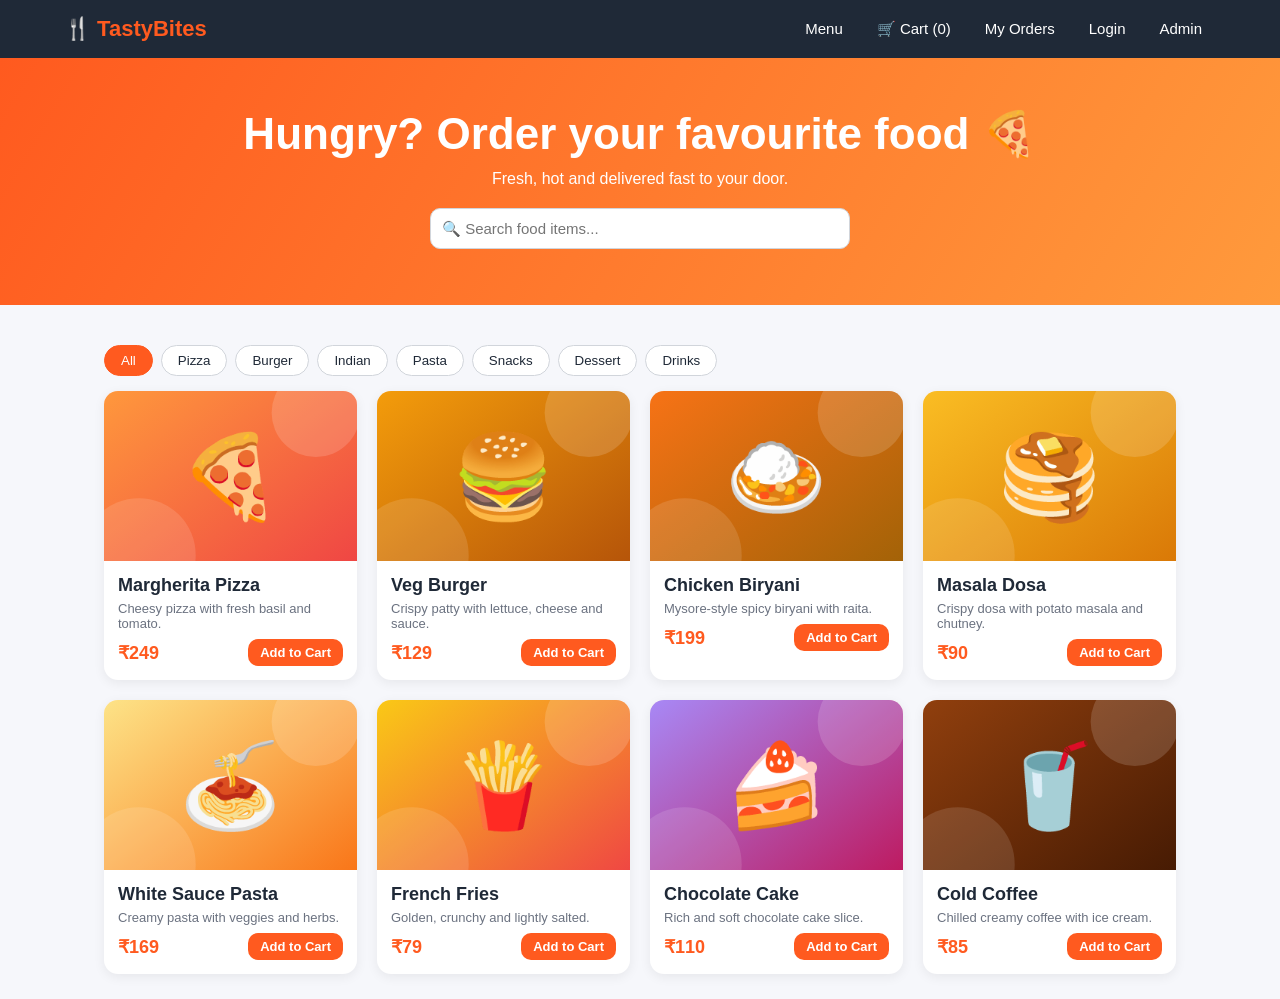
<file: TastyBites.html>
<!DOCTYPE html>
<html lang="en">
<head>
<meta charset="UTF-8">
<meta name="viewport" content="width=device-width, initial-scale=1, viewport-fit=cover">
<title>TastyBites – Online Food Ordering System</title>
<style>
:root{--p:#ff5a1f;--d:#1f2937;--bg:#f6f7fb;--g:#6b7280;--ok:#16a34a;--r:14px;--card:#fff;--line:#eee;--bd:#d1d5db;--bar:#e5e7eb;--ph:#ffe9dd;--nav:#1f2937}
*{box-sizing:border-box;margin:0;padding:0;font-family:Segoe UI,Arial,sans-serif}
body{background:var(--bg);color:var(--d)}
nav{background:var(--nav);color:#fff;display:flex;align-items:center;justify-content:space-between;padding:12px 5%;position:sticky;top:0;z-index:9;flex-wrap:wrap;gap:8px}
nav b{font-size:22px;color:var(--p);cursor:pointer}
nav div{display:flex;gap:6px;flex-wrap:wrap}
nav a{color:#fff;padding:8px 14px;border-radius:20px;cursor:pointer;font-size:15px;text-decoration:none}
nav a:hover{background:var(--p)}
.hero{background:linear-gradient(120deg,#ff5a1f,#ff9a3c);color:#fff;text-align:center;padding:50px 5%}
.hero h1{font-size:clamp(26px,5vw,44px)}.hero p{margin:10px 0 20px}.hero input{margin:6px auto;display:block}
.wrap{padding:25px 5%;max-width:1200px;margin:auto}
.view{display:none}.view.on{display:block}
input,select,textarea{width:100%;padding:11px;border:1px solid var(--bd);border-radius:10px;font-size:15px;margin:6px 0;background:var(--card);color:var(--d)}
.btn{background:var(--p);color:#fff;border:0;padding:10px 18px;border-radius:10px;cursor:pointer;font-size:15px;font-weight:600}
.btn:hover{opacity:.88}.btn.s{background:var(--nav)}.btn.red{background:#dc2626}.btn.sm{padding:6px 12px;font-size:13px}
.cats{display:flex;gap:8px;flex-wrap:wrap;margin:15px 0}
.cats button{color:var(--d);border:1px solid var(--bd);background:var(--card);padding:7px 16px;border-radius:20px;cursor:pointer}
.cats button.on{background:var(--p);color:#fff;border-color:var(--p)}
.grid{display:grid;grid-template-columns:repeat(auto-fill,minmax(250px,1fr));gap:20px}
.card{background:var(--card);border-radius:var(--r);overflow:hidden;box-shadow:0 3px 12px #0001;transition:.2s}
.card:hover{transform:translateY(-4px)}
.card img,.ph{width:100%;height:170px;object-fit:cover;display:flex;align-items:center;justify-content:center;font-size:70px;background:var(--ph)}
.card .in{padding:14px}.card h3{font-size:18px}.card p{color:var(--g);font-size:13px;margin:5px 0}
.card .row{display:flex;justify-content:space-between;align-items:center;margin-top:8px}
.price{color:var(--p);font-weight:700;font-size:18px}
.box{background:var(--card);border-radius:var(--r);padding:22px;box-shadow:0 3px 12px #0001;margin-bottom:18px}
.auth{max-width:400px;margin:30px auto}.auth h2{margin-bottom:10px}
.link{color:var(--p);cursor:pointer;font-weight:600}
.item{display:flex;align-items:center;gap:12px;padding:12px 0;border-bottom:1px solid var(--line);flex-wrap:wrap}
.item img,.item .ph{width:70px;height:60px;font-size:30px;border-radius:10px}
.item .nm{flex:1;min-width:120px}
.qty{display:flex;align-items:center;gap:8px}
.qty button{color:var(--d);width:30px;height:30px;border-radius:50%;border:0;background:var(--line);cursor:pointer;font-size:16px}
.tot{display:flex;justify-content:space-between;padding:6px 0}.tot.big{font-size:20px;font-weight:700;border-top:2px solid var(--line);margin-top:6px;padding-top:12px}
.steps{display:flex;margin:18px 0}.st{flex:1;text-align:center;font-size:12px;color:var(--g);position:relative}
.st i{display:block;width:28px;height:28px;border-radius:50%;background:var(--bar);margin:0 auto 5px;line-height:28px;font-style:normal;position:relative;z-index:1}
.st:not(:first-child):before{content:"";position:absolute;top:13px;right:50%;width:100%;height:3px;background:var(--bar)}
.st.on{color:var(--ok);font-weight:600}.st.on i,.st.on:before{background:var(--ok);color:#fff}
.badge{color:#1f2937;padding:3px 10px;border-radius:12px;font-size:12px;background:#fde68a}.badge.Delivered{background:#bbf7d0}.badge.Cancelled{background:#fecaca}
.pm label{display:block;padding:10px;border:1px solid var(--bd);border-radius:10px;margin:6px 0;cursor:pointer}
.pm input{width:auto;margin-right:8px}
table{width:100%;border-collapse:collapse;background:var(--card);border-radius:var(--r);overflow:hidden}
th,td{padding:10px;text-align:left;border-bottom:1px solid var(--line);font-size:14px}th{background:var(--nav);color:#fff}
.tw{overflow-x:auto}.thumb img,.thumb .ph{width:70px;height:55px;font-size:30px;border-radius:8px;object-fit:cover}
.stats{display:grid;grid-template-columns:repeat(auto-fit,minmax(160px,1fr));gap:15px;margin-bottom:20px}
.stat{background:var(--card);padding:20px;border-radius:var(--r);box-shadow:0 3px 12px #0001;border-left:5px solid var(--p)}
.stat b{font-size:28px;display:block}
#toast{position:fixed;bottom:20px;right:20px;background:var(--nav);color:#fff;padding:12px 20px;border-radius:10px;display:none;z-index:99}
.hide{display:none}
@media(max-width:600px){nav{justify-content:center}.item{font-size:14px}}

:root{box-sizing:border-box;padding-top:env(safe-area-inset-top,0px);padding-bottom:env(safe-area-inset-bottom,0px)}
html{scroll-padding-top:env(safe-area-inset-top,0px)}
nav{top:env(safe-area-inset-top,0px)}
body::before{content:"";position:fixed;inset:0 0 auto;height:env(safe-area-inset-top,0px);z-index:10;background:var(--nav)}
@media(prefers-color-scheme:dark){:root:not([data-theme="light"]){color-scheme:dark;--d:#e5e7eb;--bg:#0f172a;--g:#9ca3af;--card:#1e293b;--line:#334155;--bd:#475569;--bar:#334155;--ph:#3b2a22;--nav:#0b1220}}
:root[data-theme="dark"]{color-scheme:dark;--d:#e5e7eb;--bg:#0f172a;--g:#9ca3af;--card:#1e293b;--line:#334155;--bd:#475569;--bar:#334155;--ph:#3b2a22;--nav:#0b1220}

</style>
</head>
<body>
<div id="site">
<nav>
  <b onclick="nav('menu')">🍴 TastyBites</b>
  <div>
    <a onclick="nav('menu')">Menu</a>
    <a onclick="nav('cart')">🛒 Cart (<span id="cc">0</span>)</a>
    <a onclick="nav('orders')">My Orders</a>
    <a id="authBtn" onclick="authClick()">Login</a>
    <a href="#admin">Admin</a>
  </div>
</nav>

<!-- MENU -->
<section id="v-menu" class="view on">
  <div class="hero"><h1>Hungry? Order your favourite food 🍕</h1><p>Fresh, hot and delivered fast to your door.</p>
    <input id="search" placeholder="🔍 Search food items..." oninput="renderMenu()" style="max-width:420px">
  </div>
  <div class="wrap"><div class="cats" id="cats"></div><div class="grid" id="foodGrid"></div></div>
</section>

<!-- LOGIN / REGISTER -->
<section id="v-auth" class="view"><div class="wrap"><div class="box auth">
  <form id="loginForm" onsubmit="login(event)">
    <h2>Customer Login</h2>
    <input id="le" type="email" placeholder="Email" required>
    <input id="lp" type="password" placeholder="Password" required>
    <button class="btn" style="width:100%">Login</button>
    <p style="margin-top:12px">New here? <span class="link" onclick="authForm(false)">Create account</span></p>
  </form>
  <form id="regForm" class="hide" onsubmit="register(event)">
    <h2>Create Account</h2>
    <input id="rn" placeholder="Full name" required>
    <input id="re" type="email" placeholder="Email" required>
    <input id="rph" placeholder="Phone (10 digits)" pattern="[0-9]{10}" required>
    <input id="rp" type="password" placeholder="Password (min 4 chars)" minlength="4" required>
    <button class="btn" style="width:100%">Register</button>
    <p style="margin-top:12px">Already have an account? <span class="link" onclick="authForm(true)">Login</span></p>
  </form>
</div></div></section>

<!-- CART -->
<section id="v-cart" class="view"><div class="wrap"><h2>Your Cart</h2><br><div class="box" id="cartBox"></div></div></section>

<!-- PAYMENT -->
<section id="v-pay" class="view"><div class="wrap" style="max-width:700px">
  <h2>Checkout &amp; Payment</h2><br>
  <div class="box"><h3>Delivery Details</h3>
    <input id="addr" placeholder="Full delivery address" required>
    <input id="ph" placeholder="Phone number" required>
  </div>
  <div class="box"><h3>Order Summary</h3><div id="sum"></div></div>
  <div class="box pm"><h3>Payment Method (Demo)</h3>
    <label><input type="radio" name="pm" value="Cash on Delivery" checked onchange="pmChange()">💵 Cash on Delivery</label>
    <label><input type="radio" name="pm" value="Demo Card" onchange="pmChange()">💳 Demo Card</label>
    <label><input type="radio" name="pm" value="Demo UPI" onchange="pmChange()">📱 Demo UPI</label>
    <div id="cardBox" class="hide"><input id="cn" placeholder="Card number (any 16 digits)" maxlength="16"><input id="cx" placeholder="MM/YY"><input id="cv" placeholder="CVV" maxlength="3"></div>
    <div id="upiBox" class="hide"><input id="upi" placeholder="UPI ID (e.g. name@upi)"></div>
    <p style="color:#6b7280;font-size:13px;margin:8px 0">This is a demo. No real money is charged.</p>
    <button class="btn" style="width:100%" onclick="payNow()">Pay &amp; Place Order</button>
  </div>
</div></section>

<!-- ORDERS -->
<section id="v-orders" class="view"><div class="wrap"><h2>My Orders &amp; Tracking</h2><br><div id="ordList"></div></div></section>


</div>
<div id="adminApp" class="hide">
<!-- ADMIN LOGIN -->
<section id="loginSec"><div class="wrap"><div class="box auth">
  <h2>🔐 Admin Login</h2>
  <form onsubmit="adminLogin(event)">
    <input id="au" placeholder="Username" required>
    <input id="ap" type="password" placeholder="Password" required>
    <button class="btn" style="width:100%">Login</button>
  </form>
  <p style="margin-top:12px;font-size:13px;color:#6b7280">Demo: admin / admin123</p>
  <p style="margin-top:8px"><a class="link" href="#menu">← Back to website</a></p>
</div></div></section>

<!-- ADMIN PANEL -->
<div id="panel" class="hide">
<nav><b>⚙️ TastyBites Admin</b>
  <div><a onclick="tab('dash')">Dashboard</a><a onclick="tab('foods')">Food Items</a><a onclick="tab('orders')">Orders</a>
  <a href="#menu">Website</a><a onclick="adminLogout()">Logout</a></div></nav>
<div class="wrap">
  <section id="t-dash" class="view on"><h2>Dashboard</h2><br><div class="stats" id="stats"></div>
    <h3>Recent Orders</h3><br><div class="tw" id="recent"></div></section>

  <section id="t-foods" class="view"><h2>Manage Food Items</h2><br>
    <div class="box"><h3 id="fTitle">Add New Food</h3>
      <form onsubmit="saveFood(event)">
        <input id="fid" type="hidden">
        <input id="fn" placeholder="Food name" required>
        <select id="fc"><option>Pizza</option><option>Burger</option><option>Indian</option><option>Pasta</option><option>Snacks</option><option>Dessert</option><option>Drinks</option><option>Other</option></select>
        <input id="fp" type="number" min="1" placeholder="Price (₹)" required>
        <label style="font-size:13px;color:var(--g)">Food photo (choose from your device, optional)</label>
        <input id="ff" type="file" accept="image/*" onchange="pickImg(this)"><input id="fi" type="hidden"><div id="prev" class="thumb"></div>
        <input id="fe" placeholder="Emoji (shown if image fails) e.g. 🍕" maxlength="2">
        <input id="fd" placeholder="Short description" required>
        <button class="btn">Save Food</button> <button type="button" class="btn s" onclick="resetForm()">Clear</button>
      </form></div>
    <div class="tw"><table id="foodTable"></table></div></section>

  <section id="t-orders" class="view"><h2>Manage Customer Orders</h2><br><div class="tw" id="ordTable"></div></section>
</div></div>


</div>
<div id="toast"></div>
<script>
// ===== Shared helpers (used by customer and admin pages) =====
const mem = {};   // backup copy in case the browser blocks localStorage
const DB = {
  get: (k, d) => { try { const v = localStorage.getItem(k); if (v !== null) return JSON.parse(v); } catch (e) {} return k in mem ? mem[k] : d; },
  set: (k, v) => { mem[k] = v; try { localStorage.setItem(k, JSON.stringify(v)); } catch (e) {} },
  del: k => { delete mem[k]; try { localStorage.removeItem(k); } catch (e) {} }
};
const $ = s => document.querySelector(s);
const money = n => '₹' + Number(n).toFixed(0);
// Food "photo": a built-in illustration (works offline, no internet needed)
const art = (e, a, b) => 'data:image/svg+xml;utf8,' + encodeURIComponent(`<svg xmlns="http://www.w3.org/2000/svg" viewBox="0 0 400 300"><defs><linearGradient id="g" x1="0" y1="0" x2="1" y2="1"><stop offset="0" stop-color="${a}"/><stop offset="1" stop-color="${b}"/></linearGradient></defs><rect width="400" height="300" fill="url(#g)"/><circle cx="335" cy="50" r="70" fill="#fff" opacity=".15"/><circle cx="55" cy="275" r="90" fill="#fff" opacity=".12"/><text x="200" y="195" font-size="130" text-anchor="middle">${e}</text></svg>`);

// Show food image. If the internet/image fails, show an emoji instead.
// Make text safe before putting it inside HTML (stops broken pages / script injection)
const esc = s => String(s ?? '').replace(/[&<>"']/g, c => ({ '&': '&amp;', '<': '&lt;', '>': '&gt;', '"': '&quot;', "'": '&#39;' }[c]));
function img(f) {
  const em = esc(f.emoji || '🍽️').replace(/'/g, '');
  if (!f.img) return `<div class="ph">${em}</div>`;
  return `<img src="${esc(f.img)}" alt="${esc(f.name)}" onerror="this.outerHTML='<div class=ph>${em}</div>'">`;
}
function toast(msg) {
  const t = $('#toast'); t.textContent = msg; t.style.display = 'block';
  clearTimeout(t.h); t.h = setTimeout(() => t.style.display = 'none', 2200);
}
// Put sample data the first time the project runs
function seed() {
  if (DB.get('foods', null) === null) DB.set('foods', [
    { id: 1, name: 'Margherita Pizza', cat: 'Pizza', price: 249, emoji: '🍕', img: art('🍕', '#ff9a3c', '#ef4444'), desc: 'Cheesy pizza with fresh basil and tomato.' },
    { id: 2, name: 'Veg Burger', cat: 'Burger', price: 129, emoji: '🍔', img: art('🍔', '#f59e0b', '#b45309'), desc: 'Crispy patty with lettuce, cheese and sauce.' },
    { id: 3, name: 'Chicken Biryani', cat: 'Indian', price: 199, emoji: '🍛', img: art('🍛', '#f97316', '#a16207'), desc: 'Mysore-style spicy biryani with raita.' },
    { id: 4, name: 'Masala Dosa', cat: 'Indian', price: 90, emoji: '🥞', img: art('🥞', '#fbbf24', '#d97706'), desc: 'Crispy dosa with potato masala and chutney.' },
    { id: 5, name: 'White Sauce Pasta', cat: 'Pasta', price: 169, emoji: '🍝', img: art('🍝', '#fde68a', '#f97316'), desc: 'Creamy pasta with veggies and herbs.' },
    { id: 6, name: 'French Fries', cat: 'Snacks', price: 79, emoji: '🍟', img: art('🍟', '#facc15', '#ef4444'), desc: 'Golden, crunchy and lightly salted.' },
    { id: 7, name: 'Chocolate Cake', cat: 'Dessert', price: 110, emoji: '🍰', img: art('🍰', '#a78bfa', '#be185d'), desc: 'Rich and soft chocolate cake slice.' },
    { id: 8, name: 'Cold Coffee', cat: 'Drinks', price: 85, emoji: '🥤', img: art('🥤', '#92400e', '#451a03'), desc: 'Chilled creamy coffee with ice cream.' }
  ]);
  if (DB.get('users', null) === null) DB.set('users', []);
  if (DB.get('orders', null) === null) DB.set('orders', []);
}
seed();
const STATUS = ['Placed', 'Preparing', 'Out for Delivery', 'Delivered'];

// ===== Customer side logic =====
let user = DB.get('session', null);   // logged-in customer
let cat = 'All';
let goAfterLogin = 'menu';
const getCart = () => DB.get('cart', []);
const foods = () => DB.get('foods', []);

// ---- Page switching ----
function nav(v) { if (location.hash === '#' + v) show(v); else location.hash = v; }
function show(v) {
  document.querySelectorAll('#site .view').forEach(x => x.classList.remove('on'));
  $('#v-' + v).classList.add('on');
  if (v === 'menu') renderMenu();
  if (v === 'cart') renderCart();
  if (v === 'orders') { if (!user) return needLogin('orders'); renderOrders(); }
  if (v === 'pay') renderPay();
  updateNav(); window.scrollTo(0, 0);
}
function updateNav() {
  $('#cc').textContent = getCart().reduce((a, c) => a + c.qty, 0);
  $('#authBtn').textContent = user ? 'Logout (' + user.name.split(' ')[0] + ')' : 'Login';
}
function needLogin(next) { goAfterLogin = next; toast('Please login first'); authForm(true); nav('auth'); }

// ---- Register / Login / Logout ----
function authForm(isLogin) { $('#loginForm').classList.toggle('hide', !isLogin); $('#regForm').classList.toggle('hide', isLogin); }
function authClick() {
  if (user) { user = null; DB.del('session'); toast('Logged out'); nav('menu'); }
  else { authForm(true); nav('auth'); }
}
function register(e) {
  e.preventDefault();
  const users = DB.get('users', []), email = $('#re').value.trim().toLowerCase();
  if (users.some(u => u.email === email)) return toast('Email already registered');
  users.push({ name: $('#rn').value.trim(), email, phone: $('#rph').value, pass: $('#rp').value });
  DB.set('users', users); $('#regForm').reset(); $('#le').value = email; toast('Registered! Please login.'); authForm(true);
}
function login(e) {
  e.preventDefault();
  const u = DB.get('users', []).find(u => u.email === $('#le').value.trim().toLowerCase() && u.pass === $('#lp').value);
  if (!u) return toast('Wrong email or password');
  user = u; DB.set('session', u); $('#loginForm').reset(); toast('Welcome, ' + u.name + '!'); const go = goAfterLogin; goAfterLogin = 'menu'; nav(go);
}

// ---- Menu + Search ----
function renderMenu() {
  const all = foods(), cats = ['All', ...new Set(all.map(f => f.cat))];
  $('#cats').innerHTML = cats.map(c => `<button class="${c === cat ? 'on' : ''}" onclick="cat='${c}';renderMenu()">${c}</button>`).join('');
  const q = $('#search').value.toLowerCase();
  const list = all.filter(f => (cat === 'All' || f.cat === cat) && (f.name + f.cat + f.desc).toLowerCase().includes(q));
  $('#foodGrid').innerHTML = list.map(f => `<div class="card">${img(f)}<div class="in"><h3>${esc(f.name)}</h3><p>${esc(f.desc)}</p>
    <div class="row"><span class="price">${money(f.price)}</span><button class="btn sm" onclick="addCart(${f.id})">Add to Cart</button></div></div></div>`).join('')
    || '<p>No food items found 😕</p>';
}

// ---- Cart: add, update, remove ----
function addCart(id) {
  const c = getCart(), it = c.find(x => x.id === id);
  it ? it.qty++ : c.push({ id, qty: 1 });
  DB.set('cart', c); updateNav(); toast('Added to cart 🛒');
}
function chQty(id, d) {
  let c = getCart(); const it = c.find(x => x.id === id); it.qty += d;
  if (it.qty < 1) c = c.filter(x => x.id !== id);
  DB.set('cart', c); renderCart(); updateNav();
}
function rmCart(id) { DB.set('cart', getCart().filter(x => x.id !== id)); renderCart(); updateNav(); toast('Item removed'); }
function cartItems() { return getCart().map(c => ({ ...foods().find(f => f.id === c.id), qty: c.qty })).filter(i => i.name); }
const DELIVERY = 30;
function renderCart() {
  const items = cartItems();
  if (!items.length) { $('#cartBox').innerHTML = '<p>Your cart is empty 🛒</p><br><button class="btn" onclick="nav(\'menu\')">Browse Menu</button>'; return; }
  const sub = items.reduce((a, i) => a + i.price * i.qty, 0);
  $('#cartBox').innerHTML = items.map(i => `<div class="item">${img(i)}<div class="nm"><b>${esc(i.name)}</b><br>${money(i.price)}</div>
    <div class="qty"><button onclick="chQty(${i.id},-1)">−</button><b>${i.qty}</b><button onclick="chQty(${i.id},1)">+</button></div>
    <b>${money(i.price * i.qty)}</b><button class="btn red sm" onclick="rmCart(${i.id})">Remove</button></div>`).join('') +
    `<div class="tot"><span>Subtotal</span><span>${money(sub)}</span></div><div class="tot"><span>Delivery</span><span>${money(DELIVERY)}</span></div>
    <div class="tot big"><span>Total</span><span>${money(sub + DELIVERY)}</span></div><br>
    <button class="btn" onclick="checkout()">Proceed to Checkout</button>
    <button class="btn s" onclick="DB.set('cart',[]);renderCart();updateNav()">Clear Cart</button>`;
}
function checkout() { if (!user) return needLogin('pay'); nav('pay'); }

// ---- Payment + Place order ----
function renderPay() {
  if (!user) return needLogin('pay');
  const items = cartItems(); if (!items.length) { toast('Cart is empty'); return nav('menu'); }
  const sub = items.reduce((a, i) => a + i.price * i.qty, 0);
  $('#sum').innerHTML = items.map(i => `<div class="tot"><span>${esc(i.name)} × ${i.qty}</span><span>${money(i.price * i.qty)}</span></div>`).join('') +
    `<div class="tot"><span>Delivery</span><span>${money(DELIVERY)}</span></div><div class="tot big"><span>Pay</span><span>${money(sub + DELIVERY)}</span></div>`;
  $('#ph').value = user.phone || '';
}
function pmChange() {
  const m = document.querySelector('[name=pm]:checked').value;
  $('#cardBox').classList.toggle('hide', m !== 'Demo Card'); $('#upiBox').classList.toggle('hide', m !== 'Demo UPI');
}
function payNow() {
  const addr = $('#addr').value.trim(), ph = $('#ph').value.trim(), m = document.querySelector('[name=pm]:checked').value;
  if (!addr) return toast('Enter delivery address');
  if (!/^[0-9]{10}$/.test(ph)) return toast('Enter a valid 10-digit phone number');
  if (m === 'Demo Card' && (!/^[0-9]{16}$/.test($('#cn').value) || !/^(0[1-9]|1[0-2])\/[0-9]{2}$/.test($('#cx').value) || !/^[0-9]{3}$/.test($('#cv').value))) return toast('Demo card: 16-digit number, MM/YY and 3-digit CVV');
  if (m === 'Demo UPI' && !/^[\w.-]+@[\w.-]+$/.test($('#upi').value.trim())) return toast('Enter a valid UPI ID like name@upi');
  const items = cartItems();
  if (!items.length) { toast('Your cart is empty'); return nav('menu'); }
  const total = items.reduce((a, i) => a + i.price * i.qty, 0) + DELIVERY;
  const orders = DB.get('orders', []);
  orders.push({
    id: 'OD' + Date.now().toString().slice(-7), email: user.email, name: user.name, phone: ph, address: addr,
    items: items.map(i => ({ name: i.name, price: i.price, qty: i.qty })), total, method: m,
    payStatus: m === 'Cash on Delivery' ? 'Pending (COD)' : 'Paid (Demo)', status: 'Placed', date: new Date().toLocaleString()
  });
  DB.set('orders', orders); DB.set('cart', []);
  ['addr', 'cn', 'cx', 'cv', 'upi'].forEach(id => $('#' + id).value = ''); document.querySelector('[name=pm]').checked = true; pmChange();
  toast('Order placed successfully ✅'); nav('orders');
}

// ---- Order history + tracking ----
function renderOrders() {
  const list = DB.get('orders', []).filter(o => o.email === user.email).reverse();
  $('#ordList').innerHTML = list.map(o => {
    const idx = STATUS.indexOf(o.status);
    const track = o.status === 'Cancelled' ? '<p style="color:#dc2626"><b>This order was cancelled.</b></p>' :
      '<div class="steps">' + STATUS.map((s, i) => `<div class="st ${i <= idx ? 'on' : ''}"><i>${i <= idx ? '✓' : i + 1}</i>${s}</div>`).join('') + '</div>';
    return `<div class="box"><div style="display:flex;justify-content:space-between;flex-wrap:wrap;gap:6px"><b>Order #${o.id}</b><span class="badge ${o.status}">${o.status}</span></div>
      <small>${o.date}</small>${track}
      <p>${o.items.map(i => esc(i.name) + ' × ' + i.qty).join(', ')}</p>
      <p><b>Total: ${money(o.total)}</b> | ${o.method} | ${o.payStatus}</p><p>📍 ${esc(o.address)}</p>
      ${o.status === 'Placed' ? `<br><button class="btn red sm" onclick="cancelOrder('${o.id}')">Cancel Order</button>` : ''}</div>`;
  }).join('') || '<div class="box">No orders yet. <span class="link" onclick="nav(\'menu\')">Order something tasty!</span></div>';
}
function cancelOrder(id) {
  if (!confirm('Cancel this order?')) return;
  const o = DB.get('orders', []); o.find(x => x.id === id).status = 'Cancelled';
  DB.set('orders', o); renderOrders(); toast('Order cancelled');
}

// Auto-refresh when the admin changes data in another tab
window.addEventListener('storage', e => {
  if (e.key === 'orders' && user && $('#v-orders').classList.contains('on')) renderOrders();
  if (e.key === 'foods') { if ($('#v-menu').classList.contains('on')) renderMenu(); if ($('#v-cart').classList.contains('on')) renderCart(); }
  updateNav();
});
updateNav();

// ===== Admin side logic =====
const ADMIN = { user: 'admin', pass: 'admin123' };   // change here if you want

// admin login is remembered only until the tab is closed
const sm = {};
const SS = { get: k => { try { return sessionStorage.getItem(k); } catch (e) { return sm[k] || null; } },
  set: (k, v) => { sm[k] = v; try { sessionStorage.setItem(k, v); } catch (e) {} },
  del: k => { delete sm[k]; try { sessionStorage.removeItem(k); } catch (e) {} } };
// Choose a food photo from the device, shrink it, and keep it as text inside localStorage
function pickImg(inp) {
  const file = inp.files[0]; if (!file) return;
  const r = new FileReader();
  r.onload = () => { const im = new Image(); im.onload = () => {
    const k = Math.min(1, 500 / im.width), c = document.createElement('canvas');
    c.width = Math.max(1, im.width * k); c.height = Math.max(1, im.height * k);
    c.getContext('2d').drawImage(im, 0, 0, c.width, c.height);
    $('#fi').value = c.toDataURL('image/jpeg', .75); $('#prev').innerHTML = img({ img: $('#fi').value, name: 'preview' });
  }; im.onerror = () => toast('Could not read that image'); im.src = r.result; };
  r.readAsDataURL(file);
}
function showPanel() {
  const on = SS.get('admin') === '1';
  $('#loginSec').classList.toggle('hide', on); $('#panel').classList.toggle('hide', !on);
  if (on) tab('dash');
}
function adminLogin(e) {
  e.preventDefault();
  if ($('#au').value === ADMIN.user && $('#ap').value === ADMIN.pass) { SS.set('admin', '1'); showPanel(); }
  else toast('Wrong admin username or password');
}
function adminLogout() { SS.del('admin'); showPanel(); }
function tab(t) {
  document.querySelectorAll('#panel .view').forEach(x => x.classList.remove('on'));
  $('#t-' + t).classList.add('on');
  if (t === 'dash') dash(); if (t === 'foods') foodList(); if (t === 'orders') orderList();
}

// ---- Dashboard ----
const orders = () => DB.get('orders', []);
function orderTable(list, manage) {
  if (!list.length) return '<div class="box">No orders yet.</div>';
  return `<table><tr><th>ID</th><th>Customer</th><th>Items</th><th>Total</th><th>Payment</th><th>Status</th>${manage ? '<th>Action</th>' : ''}</tr>` +
    list.map(o => `<tr><td>${o.id}<br><small>${o.date}</small></td><td>${esc(o.name)}<br><small>${esc(o.phone)}<br>${esc(o.address)}</small></td>
    <td>${o.items.map(i => esc(i.name) + ' × ' + i.qty).join('<br>')}</td><td>${money(o.total)}</td><td>${o.method}<br><small>${o.payStatus}</small></td>
    <td>${manage ? `<select onchange="setStatus('${o.id}',this.value)">${[...STATUS, 'Cancelled'].map(s => `<option ${s === o.status ? 'selected' : ''}>${s}</option>`).join('')}</select>` : `<span class="badge ${o.status}">${o.status}</span>`}</td>
    ${manage ? `<td><button class="btn red sm" onclick="delOrder('${o.id}')">Delete</button></td>` : ''}</tr>`).join('') + '</table>';
}
function dash() {
  const o = orders(), rev = o.filter(x => x.status !== 'Cancelled').reduce((a, x) => a + x.total, 0);
  const box = (n, v) => `<div class="stat"><b>${v}</b>${n}</div>`;
  $('#stats').innerHTML = box('Total Orders', o.length) + box('Pending Orders', o.filter(x => x.status === 'Placed' || x.status === 'Preparing').length) +
    box('Revenue', money(rev)) + box('Customers', DB.get('users', []).length) + box('Food Items', DB.get('foods', []).length);
  $('#recent').innerHTML = orderTable(o.slice().reverse().slice(0, 5), false);
}

// ---- Food items: add, edit, delete ----
function foodList() {
  $('#foodTable').innerHTML = '<tr><th>Image</th><th>Name</th><th>Category</th><th>Price</th><th>Actions</th></tr>' +
    DB.get('foods', []).map(f => `<tr><td style="width:90px" class="thumb">${img(f)}</td>
    <td>${esc(f.name)}</td><td>${esc(f.cat)}</td><td>${money(f.price)}</td>
    <td><button class="btn sm" onclick="editFood(${f.id})">Edit</button> <button class="btn red sm" onclick="delFood(${f.id})">Delete</button></td></tr>`).join('');
}
function saveFood(e) {
  e.preventDefault();
  const foods = DB.get('foods', []), id = $('#fid').value;
  if (+$('#fp').value <= 0) return toast('Price must be more than 0');
  const f = { name: $('#fn').value.trim(), cat: $('#fc').value, price: +$('#fp').value, img: $('#fi').value || art($('#fe').value || '🍽️', '#ff9a3c', '#ef4444'), emoji: $('#fe').value || '🍽️', desc: $('#fd').value.trim() };
  if (id) { Object.assign(foods.find(x => x.id == id), f); toast('Food updated ✅'); }
  else { f.id = Date.now(); foods.push(f); toast('Food added ✅'); }
  DB.set('foods', foods); resetForm(); foodList();
}
function editFood(id) {
  const f = DB.get('foods', []).find(x => x.id === id);
  $('#fid').value = f.id; $('#fn').value = f.name; $('#fc').value = f.cat; $('#fp').value = f.price;
  $('#fi').value = f.img.startsWith('data:image/svg') ? '' : f.img; $('#prev').innerHTML = img(f); $('#fe').value = f.emoji; $('#fd').value = f.desc;
  $('#fTitle').textContent = 'Edit Food Item'; window.scrollTo(0, 0);
}
function delFood(id) {
  if (!confirm('Delete this food item?')) return;
  DB.set('foods', DB.get('foods', []).filter(x => x.id !== id)); foodList(); toast('Food deleted');
}
function resetForm() { document.querySelector('#t-foods form').reset(); $('#fid').value = ''; $('#fi').value = ''; $('#prev').innerHTML = ''; $('#fTitle').textContent = 'Add New Food'; }

// ---- Orders: update status, delete ----
window.addEventListener('storage', e => { if (e.key === 'orders' && SS.get('admin') === '1') { if ($('#t-orders').classList.contains('on')) orderList(); if ($('#t-dash').classList.contains('on')) dash(); } });
function orderList() { $('#ordTable').innerHTML = orderTable(orders().slice().reverse(), true); }
function setStatus(id, s) { const o = orders(); o.find(x => x.id === id).status = s; DB.set('orders', o); toast('Status updated to ' + s); }
function delOrder(id) { if (!confirm('Delete this order?')) return; DB.set('orders', orders().filter(x => x.id !== id)); orderList(); toast('Order deleted'); }

showPanel();


// ===== Page routing: #menu #cart #pay #orders #auth are the customer site, #admin is the admin panel =====
function route() {
  const h = location.hash.slice(1), isAdmin = h === 'admin';
  $('#site').classList.toggle('hide', isAdmin); $('#adminApp').classList.toggle('hide', !isAdmin);
  if (isAdmin) { showPanel(); window.scrollTo(0, 0); }
  else show(['menu', 'cart', 'pay', 'orders', 'auth'].includes(h) ? h : 'menu');
}
window.addEventListener('hashchange', route);
route();

</script>
</body>
</html>
</file>
